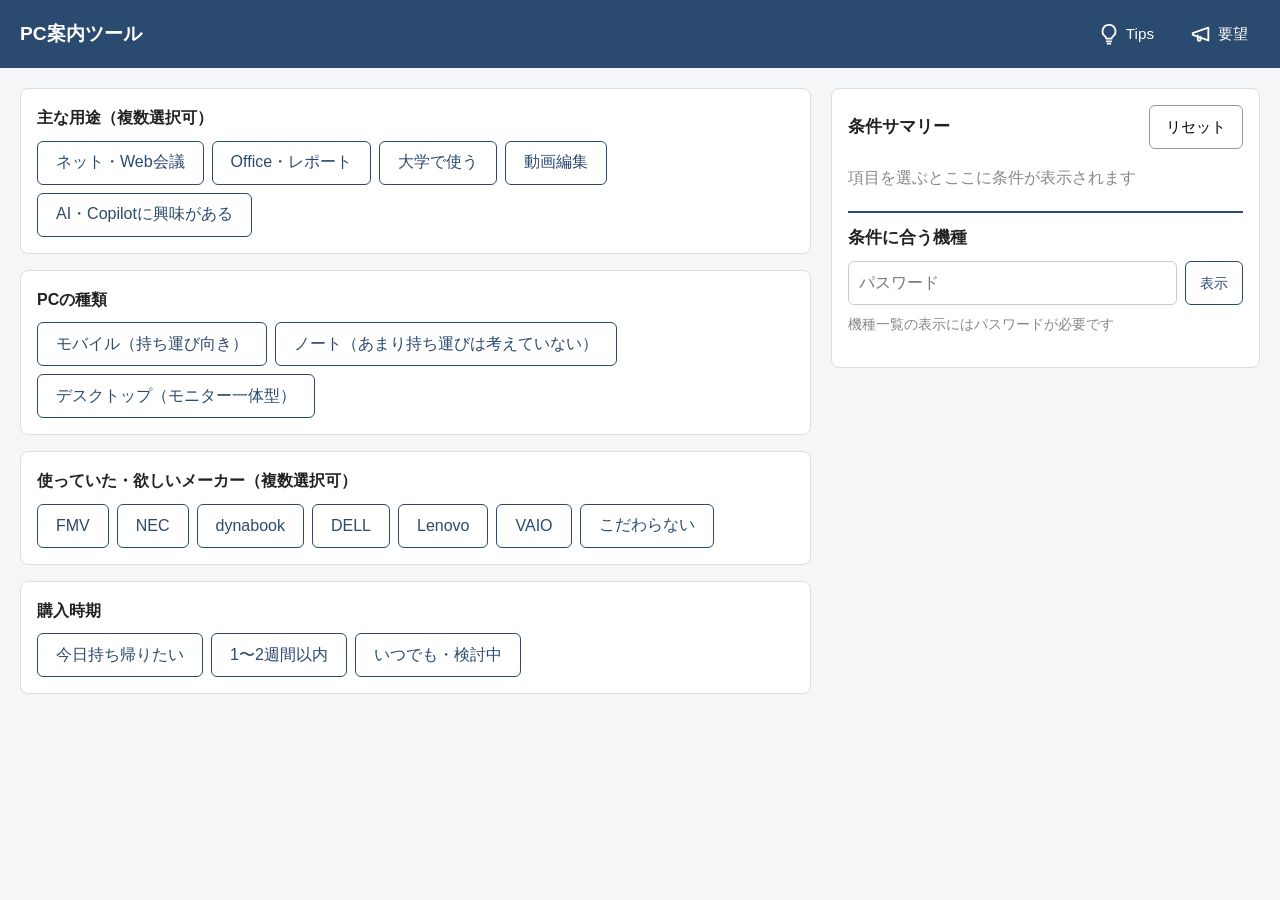
<file: index.html>
<!DOCTYPE html>
<html lang="ja">
<head>
  <meta charset="UTF-8">
  <meta name="viewport" content="width=device-width, initial-scale=1.0">
  <title>PC案内ツール - チェックリスト</title>
  <link rel="stylesheet" href="css/style.css">
</head>
<body>
  <header class="site-header">
    <h1>PC案内ツール</h1>
    <nav>
      <a href="tips.html" class="icon-link" aria-label="Tips／知識ページ" title="Tips／知識ページ">
        <svg viewBox="0 0 24 24" width="22" height="22" fill="none" stroke="currentColor" stroke-width="2" stroke-linecap="round" stroke-linejoin="round" aria-hidden="true">
          <path d="M12 2a7 7 0 0 0-4.1 12.7c.7.5 1.1 1.4 1.1 2.3h6c0-.9.4-1.8 1.1-2.3A7 7 0 0 0 12 2z"></path>
          <line x1="9.5" y1="20" x2="14.5" y2="20"></line>
          <line x1="10.5" y1="22.5" x2="13.5" y2="22.5"></line>
        </svg>
        <span class="icon-link-text">Tips</span>
      </a>
      <a href="request.html" class="icon-link" aria-label="改善要望" title="改善要望">
        <svg viewBox="0 0 24 24" width="22" height="22" fill="none" stroke="currentColor" stroke-width="2" stroke-linecap="round" stroke-linejoin="round" aria-hidden="true">
          <path d="M3 11l17-6v14l-17-6v-2z"></path>
          <path d="M8.5 13.5V18a1.5 1.5 0 0 0 3 0v-3"></path>
        </svg>
        <span class="icon-link-text">要望</span>
      </a>
    </nav>
  </header>

  <main class="checklist-layout">
    <section class="questions-col" id="questions">
      <!-- pc.json から質問を描画 -->
    </section>

    <aside class="summary-col">
      <div class="summary-head">
        <h2>条件サマリー</h2>
        <button type="button" id="reset-btn">リセット</button>
      </div>
      <div id="summary">
        <p class="placeholder">項目を選ぶとここに条件が表示されます</p>
      </div>

      <div class="models-head">
        <h2>条件に合う機種</h2>
        <span id="models-count"></span>
      </div>
      <div id="models"></div>
    </aside>
  </main>

  <script src="js/unlock.js"></script>
  <script src="js/main.js"></script>
</body>
</html>
</file>
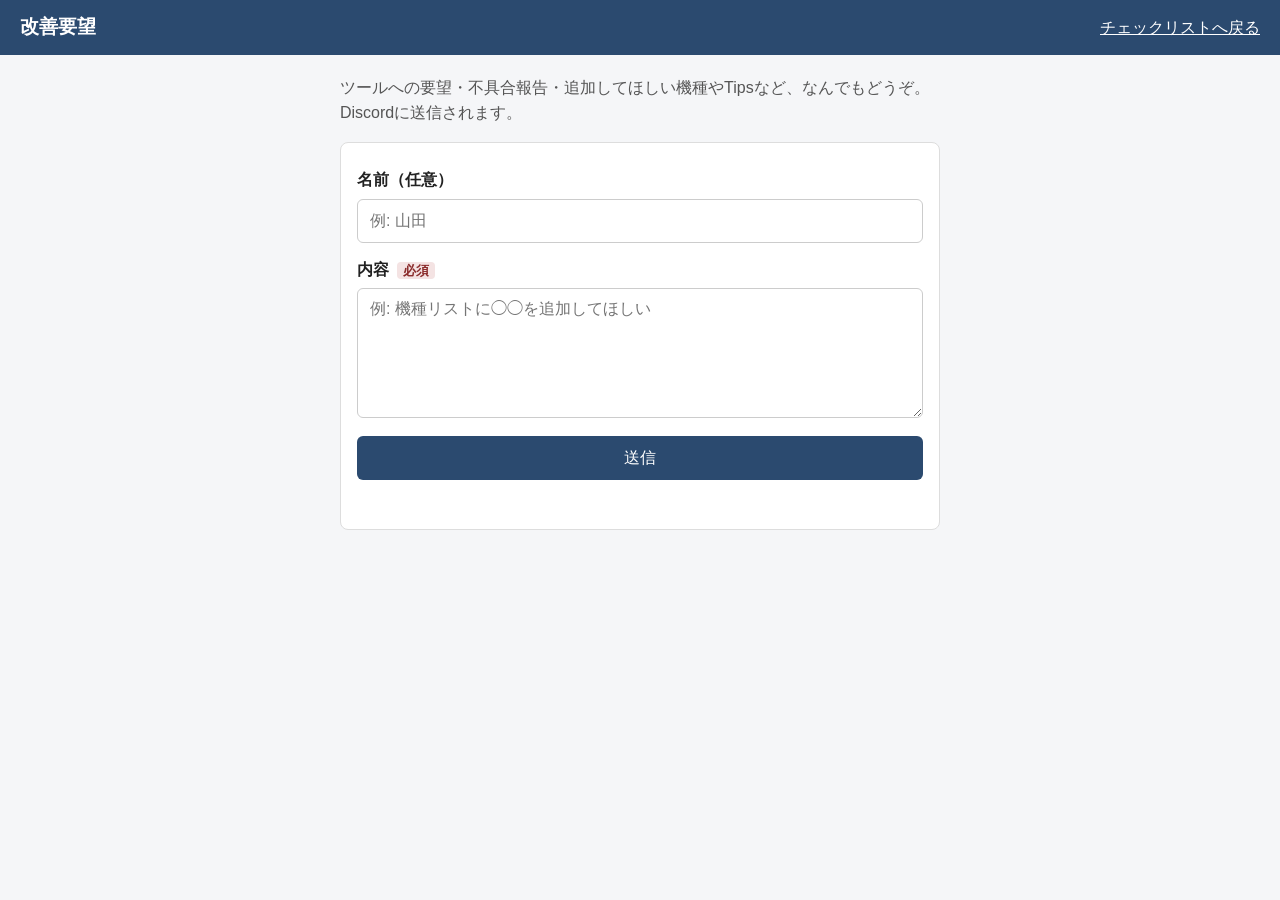
<file: request.html>
<!DOCTYPE html>
<html lang="ja">
<head>
  <meta charset="UTF-8">
  <meta name="viewport" content="width=device-width, initial-scale=1.0">
  <title>PC案内ツール - 改善要望</title>
  <link rel="stylesheet" href="css/style.css">
</head>
<body>
  <header class="site-header">
    <h1>改善要望</h1>
    <nav>
      <a href="index.html">チェックリストへ戻る</a>
    </nav>
  </header>

  <main class="request-layout">
    <p class="request-note">ツールへの要望・不具合報告・追加してほしい機種やTipsなど、なんでもどうぞ。Discordに送信されます。</p>

    <form id="request-form">
      <label for="req-name">名前（任意）</label>
      <input type="text" id="req-name" maxlength="50" placeholder="例: 山田">

      <label for="req-body">内容 <span class="required">必須</span></label>
      <textarea id="req-body" rows="6" required placeholder="例: 機種リストに◯◯を追加してほしい"></textarea>

      <button type="submit" id="send-btn">送信</button>
      <p id="send-result" role="status"></p>
    </form>
  </main>

  <script src="js/request.js"></script>
</body>
</html>
</file>
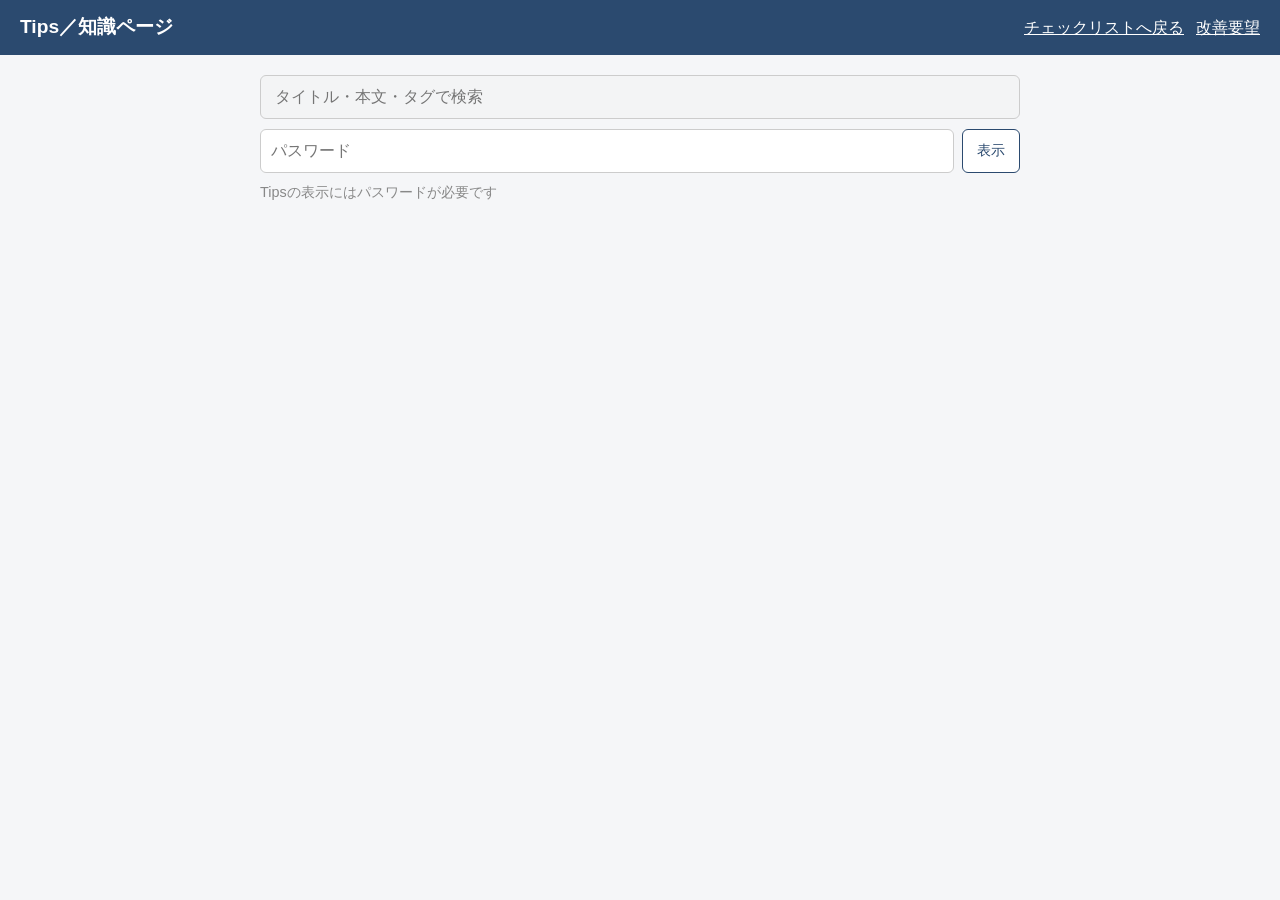
<file: tips.html>
<!DOCTYPE html>
<html lang="ja">
<head>
  <meta charset="UTF-8">
  <meta name="viewport" content="width=device-width, initial-scale=1.0">
  <title>PC案内ツール - Tips／知識ページ</title>
  <link rel="stylesheet" href="css/style.css">
</head>
<body>
  <header class="site-header">
    <h1>Tips／知識ページ</h1>
    <nav>
      <a href="index.html">チェックリストへ戻る</a>
      <a href="request.html">改善要望</a>
    </nav>
  </header>

  <main class="tips-layout">
    <div class="search-box">
      <input type="search" id="search-input" placeholder="タイトル・本文・タグで検索">
    </div>
    <div id="tips-list">
      <!-- tips.json から記事を描画 -->
    </div>
  </main>

  <script src="js/unlock.js"></script>
  <script src="js/tips.js"></script>
</body>
</html>
</file>
<file: css/style.css>
/* PC案内ツール 共通スタイル */

* {
  box-sizing: border-box;
}

body {
  margin: 0;
  font-family: "Hiragino Sans", "Hiragino Kaku Gothic ProN", "Yu Gothic", Meiryo, sans-serif;
  background: #f5f6f8;
  color: #222;
  line-height: 1.6;
}

/* ヘッダー */
.site-header {
  display: flex;
  justify-content: space-between;
  align-items: center;
  padding: 12px 20px;
  background: #2b4a6f;
  color: #fff;
}

.site-header h1 {
  margin: 0;
  font-size: 1.2rem;
}

.site-header nav {
  display: flex;
  align-items: center;
  gap: 12px;
}

.site-header a {
  color: #fff;
  text-decoration: underline;
}

/* ヘッダーのアイコンリンク（電球＋Tips） */
.site-header a.icon-link {
  text-decoration: none;
}

.icon-link {
  display: flex;
  align-items: center;
  justify-content: center;
  gap: 6px;
  min-width: 44px;
  height: 44px;
  padding: 0 12px;
  border-radius: 22px;
  text-decoration: none;
}

.icon-link-text {
  font-size: 0.95rem;
}

.icon-link:hover,
.icon-link:focus {
  background: rgba(255, 255, 255, 0.15);
}

/* チェックリスト画面: 2カラム */
.checklist-layout {
  display: flex;
  gap: 20px;
  padding: 20px;
  align-items: flex-start;
}

.questions-col {
  flex: 2;
}

.summary-col {
  flex: 1;
  position: sticky;
  top: 20px;
  background: #fff;
  border: 1px solid #ddd;
  border-radius: 8px;
  padding: 16px;
}

.summary-head {
  display: flex;
  justify-content: space-between;
  align-items: center;
  margin-bottom: 8px;
}

.summary-head h2 {
  margin: 0;
  font-size: 1.05rem;
}

/* 質問ブロック */
.question {
  background: #fff;
  border: 1px solid #ddd;
  border-radius: 8px;
  padding: 16px;
  margin-bottom: 16px;
}

.question h3 {
  margin: 0 0 10px;
  font-size: 1rem;
}

.options {
  display: flex;
  flex-wrap: wrap;
  gap: 8px;
}

/* ボタン: タップしやすく高さ44px以上 */
.option-btn {
  min-height: 44px;
  padding: 10px 18px;
  font-size: 1rem;
  border: 1px solid #2b4a6f;
  border-radius: 6px;
  background: #fff;
  color: #2b4a6f;
  cursor: pointer;
}

.option-btn.selected {
  background: #2b4a6f;
  color: #fff;
}

#reset-btn {
  min-height: 44px;
  padding: 8px 16px;
  font-size: 0.95rem;
  border: 1px solid #999;
  border-radius: 6px;
  background: #fff;
  cursor: pointer;
}

/* サマリー表 */
.summary-table {
  width: 100%;
  border-collapse: collapse;
}

.summary-table th,
.summary-table td {
  text-align: left;
  padding: 6px 8px;
  border-bottom: 1px solid #eee;
  vertical-align: top;
}

.summary-table th {
  white-space: nowrap;
  color: #555;
  font-weight: 600;
}

.placeholder {
  color: #888;
}

/* 条件に合う機種 */
.models-head {
  display: flex;
  align-items: baseline;
  gap: 8px;
  margin-top: 20px;
  padding-top: 12px;
  border-top: 2px solid #2b4a6f;
}

.models-head h2 {
  margin: 0;
  font-size: 1.05rem;
}

#models-count {
  color: #666;
  font-size: 0.9rem;
}

.model-card {
  border: 1px solid #ddd;
  border-radius: 8px;
  padding: 10px 12px;
  margin-top: 10px;
}

.model-name {
  font-weight: 600;
}

.model-spec {
  color: #555;
  font-size: 0.9rem;
  margin-top: 2px;
}

.model-badges {
  display: flex;
  gap: 6px;
  margin-top: 6px;
}

.badge {
  font-size: 0.8rem;
  border-radius: 4px;
  padding: 2px 8px;
}

.badge-tenji {
  background: #e3ebf4;
  color: #2b4a6f;
}

.badge-stock {
  background: #e2f3e6;
  color: #216b34;
}

.badge-nostock {
  background: #f4e3e3;
  color: #8a2b2b;
}

.model-copy-row {
  display: flex;
  align-items: center;
  gap: 8px;
  margin-top: 8px;
}

.model-no {
  flex: 1;
  font-family: "SF Mono", Menlo, Consolas, monospace;
  font-size: 0.95rem;
  background: #f0f2f5;
  border-radius: 4px;
  padding: 6px 8px;
  overflow-x: auto;
  white-space: nowrap;
}

.copy-btn {
  min-height: 44px;
  padding: 8px 14px;
  font-size: 0.9rem;
  border: 1px solid #2b4a6f;
  border-radius: 6px;
  background: #fff;
  color: #2b4a6f;
  cursor: pointer;
  white-space: nowrap;
}

.copy-btn:disabled {
  background: #2b4a6f;
  color: #fff;
}

/* 機種一覧のパスワード入力 */
.unlock-form {
  display: flex;
  gap: 8px;
  margin-top: 10px;
}

.unlock-form input {
  flex: 1;
  min-width: 0;
  min-height: 44px;
  padding: 8px 10px;
  font-size: 1rem;
  border: 1px solid #ccc;
  border-radius: 6px;
}

.unlock-msg {
  margin-top: 8px;
  font-size: 0.9rem;
}

/* Tipsページ */
.tips-layout {
  max-width: 800px;
  margin: 0 auto;
  padding: 20px;
}

.search-box input {
  width: 100%;
  min-height: 44px;
  padding: 10px 14px;
  font-size: 1rem;
  border: 1px solid #ccc;
  border-radius: 6px;
}

.tips-category h2 {
  font-size: 1.1rem;
  border-bottom: 2px solid #2b4a6f;
  padding-bottom: 4px;
  margin: 24px 0 12px;
}

.tip-card {
  background: #fff;
  border: 1px solid #ddd;
  border-radius: 8px;
  padding: 14px 16px;
  margin-bottom: 12px;
}

.tip-card h3 {
  margin: 0 0 6px;
  font-size: 1rem;
}

.tip-body {
  margin: 0 0 8px;
}

/* Tips内の表（スマホ幅では横スクロール） */
.tip-table-wrap {
  overflow-x: auto;
  margin: 0 0 8px;
}

.tip-table {
  border-collapse: collapse;
  font-size: 0.9rem;
}

.tip-table th,
.tip-table td {
  border: 1px solid #ddd;
  padding: 4px 10px;
  text-align: left;
}

/* 1列目（項目名）は折り返さない */
.tip-table th:first-child,
.tip-table td:first-child {
  white-space: nowrap;
}

.tip-table th {
  background: #e3ebf4;
  color: #2b4a6f;
}

.tip-meta {
  display: flex;
  flex-wrap: wrap;
  gap: 6px;
  align-items: center;
  font-size: 0.85rem;
}

.tag {
  background: #e3ebf4;
  color: #2b4a6f;
  border-radius: 4px;
  padding: 2px 8px;
}

.tip-source {
  color: #4a6d96;
  text-decoration: none;
  border-bottom: 1px dotted #9db4cd;
}

.tip-source:hover {
  color: #1f3d63;
  border-bottom-style: solid;
}

.updated {
  color: #888;
  margin-left: auto;
}

/* 改善要望フォーム */
.request-layout {
  max-width: 640px;
  margin: 0 auto;
  padding: 20px;
}

.request-note {
  color: #555;
  margin: 0 0 16px;
}

#request-form {
  display: flex;
  flex-direction: column;
  gap: 6px;
  background: #fff;
  border: 1px solid #ddd;
  border-radius: 8px;
  padding: 16px;
}

#request-form label {
  font-weight: 600;
  margin-top: 8px;
}

.required {
  font-size: 0.8rem;
  font-weight: 600;
  color: #8a2b2b;
  background: #f4e3e3;
  border-radius: 4px;
  padding: 1px 6px;
  margin-left: 4px;
}

#request-form input,
#request-form textarea {
  font-size: 1rem;
  font-family: inherit;
  border: 1px solid #ccc;
  border-radius: 6px;
  padding: 10px 12px;
}

#request-form input {
  min-height: 44px;
}

#send-btn {
  margin-top: 12px;
  min-height: 44px;
  font-size: 1rem;
  border: none;
  border-radius: 6px;
  background: #2b4a6f;
  color: #fff;
  cursor: pointer;
}

#send-btn:disabled {
  opacity: 0.6;
  cursor: default;
}

#send-result {
  margin: 8px 0 0;
  min-height: 1.2em;
}

.result-ok {
  color: #216b34;
}

.result-error {
  color: #8a2b2b;
}

/* タブレット・スマホ: 1カラムに */
@media (max-width: 768px) {
  .checklist-layout {
    flex-direction: column;
  }

  .summary-col {
    position: static;
    width: 100%;
  }

  .questions-col {
    width: 100%;
  }
}
</file>
